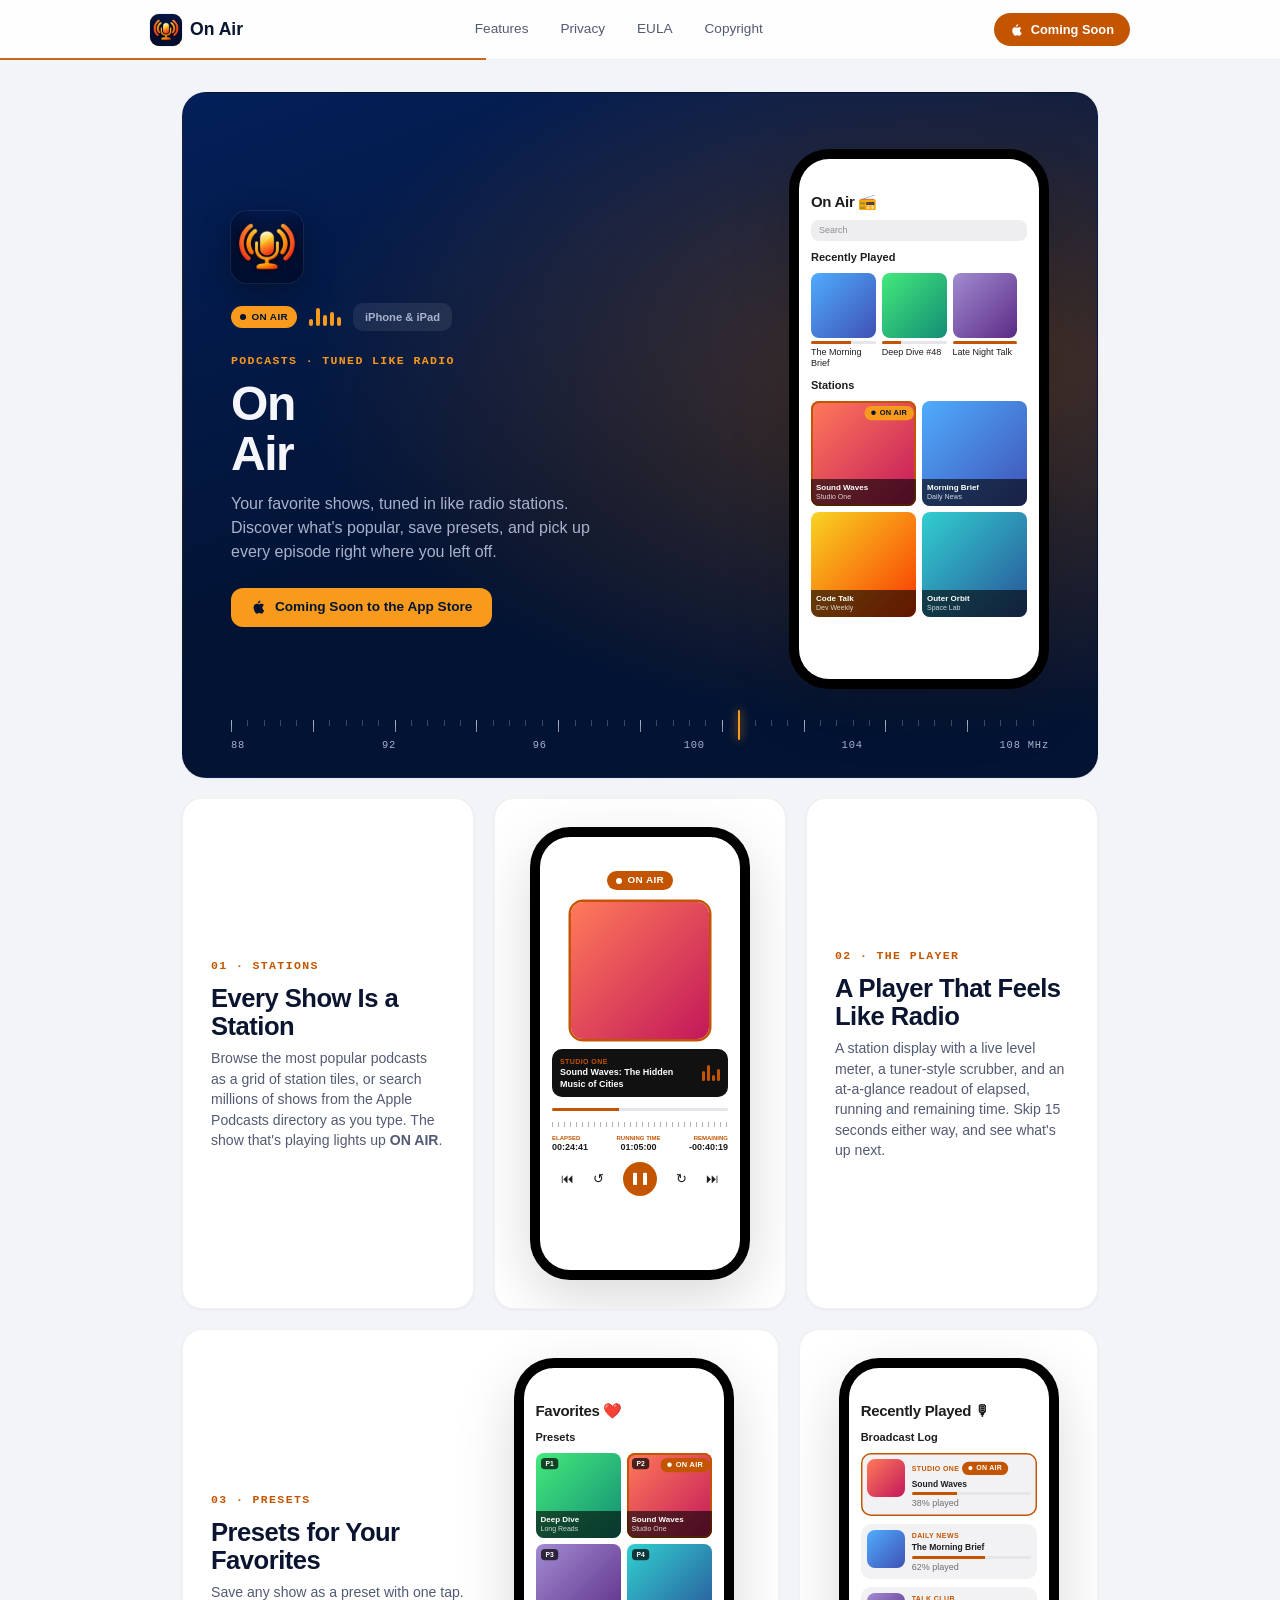
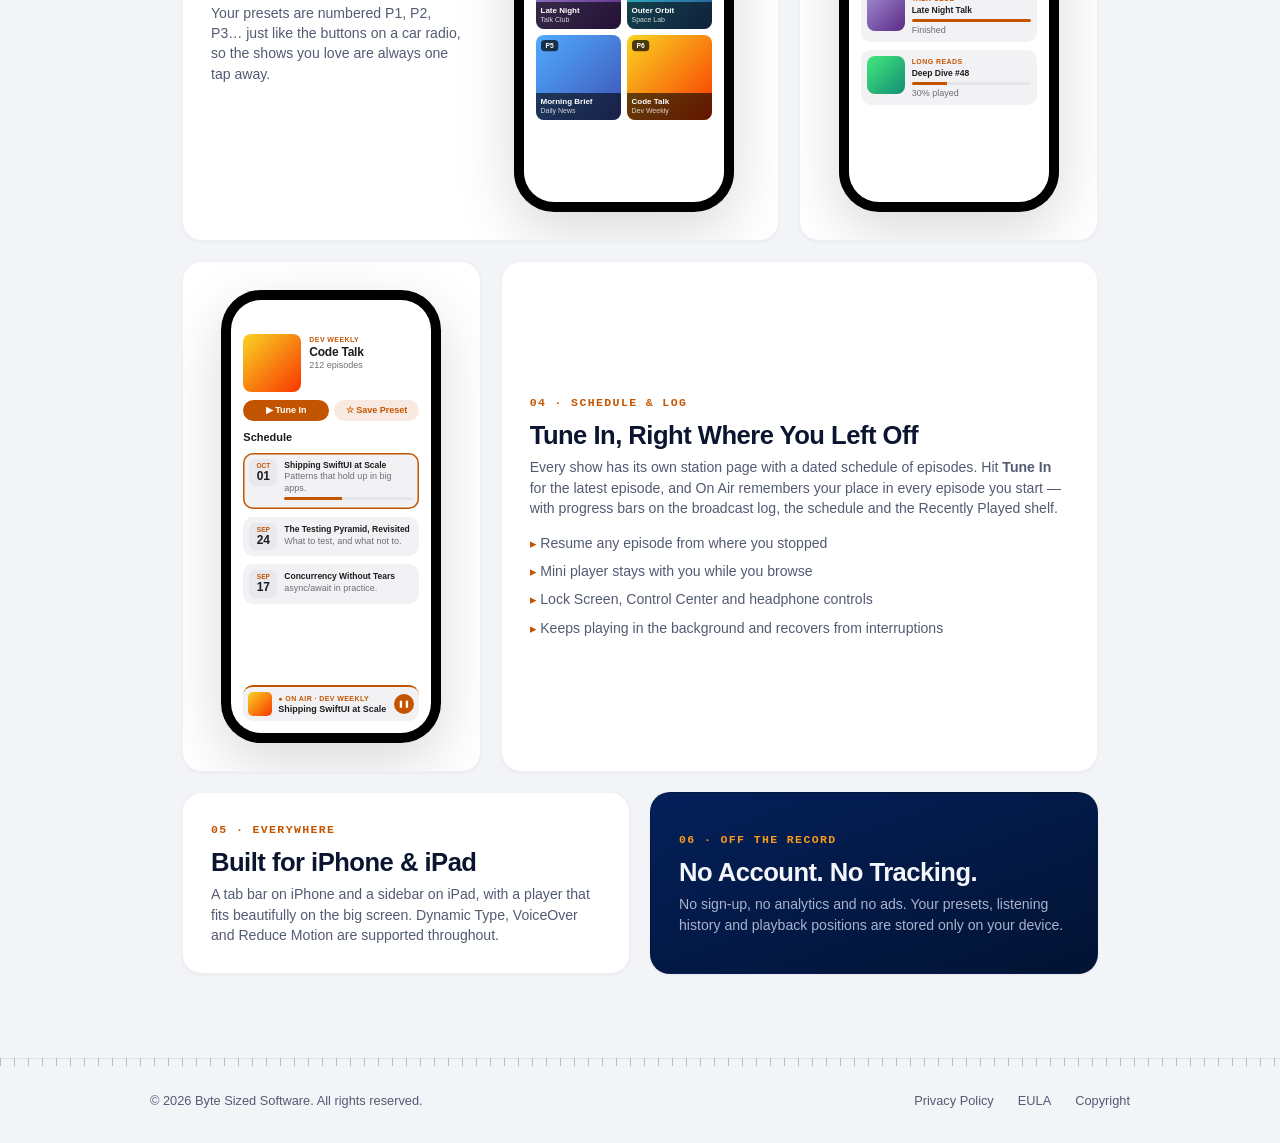
<file: Website/index.html>
<!DOCTYPE html>
<html lang="en">
<head>
    <meta charset="UTF-8">
    <meta name="viewport" content="width=device-width, initial-scale=1.0">
    <meta name="color-scheme" content="light dark">
    <meta name="description" content="On Air turns your favorite shows into radio stations. Discover, tune in, save presets and pick up right where you left off — on iPhone and iPad.">
    <title>On Air - Your Podcasts, Like Radio</title>
    <link rel="icon" type="image/png" href="images/app-icon.png">
    <link rel="apple-touch-icon" href="images/app-icon.png">
    <link rel="stylesheet" href="style.css">
</head>
<body>

<nav>
    <div class="nav-inner">
        <a href="index.html" class="logo">
            <div class="logo-icon"><img src="images/app-icon.png" alt=""></div>
            On Air
        </a>
        <div class="nav-center">
            <a href="#features">Features</a>
            <a href="privacy.html">Privacy</a>
            <a href="eula.html">EULA</a>
            <a href="copyright.html">Copyright</a>
        </div>
        <span class="nav-btn">
            <svg viewBox="0 0 24 24"><path d="M18.71 19.5C17.88 20.74 17 21.95 15.66 21.97C14.32 21.99 13.89 21.18 12.37 21.18C10.84 21.18 10.37 21.95 9.1 21.99C7.79 22.03 6.8 20.68 5.96 19.47C4.25 16.99 2.97 12.5 4.7 9.56C5.55 8.1 7.13 7.17 8.82 7.15C10.09 7.13 11.29 8.02 12.07 8.02C12.85 8.02 14.29 6.96 15.82 7.11C16.46 7.14 18.25 7.37 19.4 9.02C19.3 9.08 17.13 10.35 17.16 12.96C17.19 16.08 19.89 17.13 19.92 17.14C19.89 17.21 19.46 18.67 18.71 19.5ZM13.05 5.17C13.71 4.38 14.16 3.29 14.04 2.18C13.08 2.22 11.92 2.82 11.24 3.6C10.63 4.3 10.09 5.42 10.23 6.48C11.3 6.56 12.39 5.96 13.05 5.17Z"/></svg>
            Coming Soon
        </span>
    </div>
</nav>

<div class="page-wrap">

    <!-- Hero -->
    <div class="hero-card display">
        <div class="hero-text">
            <img class="hero-icon" src="images/app-icon.png" alt="On Air app icon">
            <div class="station-line">
                <span class="on-air pulse">ON AIR</span>
                <span class="meter-lg" aria-hidden="true"><i></i><i></i><i></i><i></i><i></i></span>
                <span class="badge">iPhone &amp; iPad</span>
            </div>
            <span class="eyebrow">Podcasts · Tuned like radio</span>
            <h1>On<br>Air</h1>
            <p>Your favorite shows, tuned in like radio stations. Discover what's popular, save presets, and pick up every episode right where you left off.</p>
            <span class="app-store-btn soon">
                <svg viewBox="0 0 24 24"><path d="M18.71 19.5C17.88 20.74 17 21.95 15.66 21.97C14.32 21.99 13.89 21.18 12.37 21.18C10.84 21.18 10.37 21.95 9.1 21.99C7.79 22.03 6.8 20.68 5.96 19.47C4.25 16.99 2.97 12.5 4.7 9.56C5.55 8.1 7.13 7.17 8.82 7.15C10.09 7.13 11.29 8.02 12.07 8.02C12.85 8.02 14.29 6.96 15.82 7.11C16.46 7.14 18.25 7.37 19.4 9.02C19.3 9.08 17.13 10.35 17.16 12.96C17.19 16.08 19.89 17.13 19.92 17.14C19.89 17.21 19.46 18.67 18.71 19.5ZM13.05 5.17C13.71 4.38 14.16 3.29 14.04 2.18C13.08 2.22 11.92 2.82 11.24 3.6C10.63 4.3 10.09 5.42 10.23 6.48C11.3 6.56 12.39 5.96 13.05 5.17Z"/></svg>
                Coming Soon to the App Store
            </span>
        </div>
        <div class="hero-phone">
            <div class="phone-frame hero-size">
                <div class="screen" role="img" aria-label="On Air home screen with Recently Played cards and a grid of station tiles">
                    <div class="s-title">On Air 📻</div>
                    <div class="s-search">Search</div>
                    <div class="s-head">Recently Played</div>
                    <div class="recent-row">
                        <div class="card"><div class="art a2"></div><div class="bar"><i style="width:62%"></i></div><span>The Morning Brief</span></div>
                        <div class="card"><div class="art a3"></div><div class="bar"><i style="width:30%"></i></div><span>Deep Dive #48</span></div>
                        <div class="card"><div class="art a5"></div><div class="bar"><i style="width:100%"></i></div><span>Late Night Talk</span></div>
                    </div>
                    <div class="s-head">Stations</div>
                    <div class="station-grid">
                        <div class="art tile a1 live"><span class="on-air">ON AIR</span><div class="band">Sound Waves<span>Studio One</span></div></div>
                        <div class="art tile a2"><div class="band">Morning Brief<span>Daily News</span></div></div>
                        <div class="art tile a4"><div class="band">Code Talk<span>Dev Weekly</span></div></div>
                        <div class="art tile a6"><div class="band">Outer Orbit<span>Space Lab</span></div></div>
                    </div>
                </div>
            </div>
        </div>
        <div class="dial" aria-hidden="true">
            <div class="ticks-lg"></div>
            <span class="needle"></span>
            <div class="freq"><span>88</span><span>92</span><span>96</span><span>100</span><span>104</span><span>108 MHz</span></div>
        </div>
    </div>

    <!-- Row 1: Stations text, Player mockup, Player text -->
    <div class="bento-grid" id="features">
        <div class="bento-card" style="justify-content:center;">
            <span class="eyebrow">01 · Stations</span>
            <h3>Every Show Is a Station</h3>
            <p>Browse the most popular podcasts as a grid of station tiles, or search millions of shows from the Apple Podcasts directory as you type. The show that's playing lights up <strong>ON AIR</strong>.</p>
        </div>
        <div class="bento-card" style="align-items:center; justify-content:center;">
            <div class="phone-frame small-size">
                <div class="screen player" role="img" aria-label="Full-screen player with an ON AIR badge, station display, level meter, tuner scale and time readout">
                    <div style="text-align:center"><span class="on-air">ON AIR</span></div>
                    <div class="art a1 big"></div>
                    <div class="lcd">
                        <div class="meta"><span class="s-caps">Studio One</span><b>Sound Waves: The Hidden Music of Cities</b></div>
                        <div class="meter"><i style="height:60%"></i><i style="height:100%"></i><i style="height:40%"></i><i style="height:75%"></i></div>
                    </div>
                    <div class="bar"><i style="width:38%"></i></div>
                    <div class="ticks"></div>
                    <div class="readout">
                        <div><small>ELAPSED</small>00:24:41</div>
                        <div><small>RUNNING TIME</small>01:05:00</div>
                        <div><small>REMAINING</small>-00:40:19</div>
                    </div>
                    <div class="controls"><span>⏮</span><span>↺</span><span class="play">❚❚</span><span>↻</span><span>⏭</span></div>
                </div>
            </div>
        </div>
        <div class="bento-card" style="justify-content:center;">
            <span class="eyebrow">02 · The Player</span>
            <h3>A Player That Feels Like Radio</h3>
            <p>A station display with a live level meter, a tuner-style scrubber, and an at-a-glance readout of elapsed, running and remaining time. Skip 15 seconds either way, and see what's up next.</p>
        </div>
    </div>

    <!-- Row 2: Presets text + mockup, Broadcast log mockup -->
    <div class="bento-grid" style="grid-template-columns: 2fr 1fr;">
        <div class="bento-card row-card">
            <div class="card-text">
                <span class="eyebrow">03 · Presets</span>
            <h3>Presets for Your Favorites</h3>
                <p>Save any show as a preset with one tap. Your presets are numbered P1, P2, P3… just like the buttons on a car radio, so the shows you love are always one tap away.</p>
            </div>
            <div class="card-visual">
                <div class="phone-frame small-size">
                    <div class="screen" role="img" aria-label="Favorites shown as numbered preset tiles">
                        <div class="s-title">Favorites ❤️</div>
                        <div class="s-head">Presets</div>
                        <div class="station-grid">
                            <div class="art tile a3"><span class="preset">P1</span><div class="band">Deep Dive<span>Long Reads</span></div></div>
                            <div class="art tile a1 live"><span class="preset">P2</span><span class="on-air">ON AIR</span><div class="band">Sound Waves<span>Studio One</span></div></div>
                            <div class="art tile a5"><span class="preset">P3</span><div class="band">Late Night<span>Talk Club</span></div></div>
                            <div class="art tile a6"><span class="preset">P4</span><div class="band">Outer Orbit<span>Space Lab</span></div></div>
                            <div class="art tile a2"><span class="preset">P5</span><div class="band">Morning Brief<span>Daily News</span></div></div>
                            <div class="art tile a4"><span class="preset">P6</span><div class="band">Code Talk<span>Dev Weekly</span></div></div>
                        </div>
                    </div>
                </div>
            </div>
        </div>
        <div class="bento-card" style="align-items:center; justify-content:center;">
            <div class="phone-frame small-size">
                <div class="screen" role="img" aria-label="Recently Played broadcast log with progress bars">
                    <div class="s-title">Recently Played 🎙</div>
                    <div class="s-head">Broadcast Log</div>
                    <div class="log-row live"><div class="art a1"></div><div class="meta"><span class="s-caps">Studio One</span> <span class="on-air" style="transform:scale(.7);transform-origin:left">ON AIR</span><b>Sound Waves</b><div class="bar"><i style="width:38%"></i></div><span class="s-muted">38% played</span></div></div>
                    <div class="log-row"><div class="art a2"></div><div class="meta"><span class="s-caps">Daily News</span><b>The Morning Brief</b><div class="bar"><i style="width:62%"></i></div><span class="s-muted">62% played</span></div></div>
                    <div class="log-row"><div class="art a5"></div><div class="meta"><span class="s-caps">Talk Club</span><b>Late Night Talk</b><div class="bar"><i style="width:100%"></i></div><span class="s-muted">Finished</span></div></div>
                    <div class="log-row"><div class="art a3"></div><div class="meta"><span class="s-caps">Long Reads</span><b>Deep Dive #48</b><div class="bar"><i style="width:30%"></i></div><span class="s-muted">30% played</span></div></div>
                </div>
            </div>
        </div>
    </div>

    <!-- Row 3: Schedule mockup + text -->
    <div class="bento-grid" style="grid-template-columns: 1fr 2fr;">
        <div class="bento-card" style="align-items:center; justify-content:center;">
            <div class="phone-frame small-size">
                <div class="screen" role="img" aria-label="A podcast's station page with Tune In and Save Preset buttons and a dated episode schedule">
                    <div class="station-header">
                        <div class="art a4"></div>
                        <div><span class="s-caps">Dev Weekly</span><div class="s-title" style="font-size:12px">Code Talk</div><span class="s-muted">212 episodes</span></div>
                    </div>
                    <div class="pill-row"><span class="pill solid">▶ Tune In</span><span class="pill">☆ Save Preset</span></div>
                    <div class="s-head">Schedule</div>
                    <div class="sched-row live"><div class="date-slot"><div class="m">OCT</div><div class="d">01</div></div><div class="meta"><b>Shipping SwiftUI at Scale</b><span class="s-muted">Patterns that hold up in big apps.</span><div class="bar"><i style="width:45%"></i></div></div></div>
                    <div class="sched-row"><div class="date-slot"><div class="m">SEP</div><div class="d">24</div></div><div class="meta"><b>The Testing Pyramid, Revisited</b><span class="s-muted">What to test, and what not to.</span></div></div>
                    <div class="sched-row"><div class="date-slot"><div class="m">SEP</div><div class="d">17</div></div><div class="meta"><b>Concurrency Without Tears</b><span class="s-muted">async/await in practice.</span></div></div>
                    <div class="mini"><div class="art a4"></div><div class="meta"><span class="s-caps">● On Air · Dev Weekly</span><b style="display:block">Shipping SwiftUI at Scale</b></div><span class="play">❚❚</span></div>
                </div>
            </div>
        </div>
        <div class="bento-card" style="justify-content:center;">
            <span class="eyebrow">04 · Schedule &amp; Log</span>
            <h3>Tune In, Right Where You Left Off</h3>
            <p>Every show has its own station page with a dated schedule of episodes. Hit <strong>Tune In</strong> for the latest episode, and On Air remembers your place in every episode you start — with progress bars on the broadcast log, the schedule and the Recently Played shelf.</p>
            <ul class="feature-list">
                <li>Resume any episode from where you stopped</li>
                <li>Mini player stays with you while you browse</li>
                <li>Lock Screen, Control Center and headphone controls</li>
                <li>Keeps playing in the background and recovers from interruptions</li>
            </ul>
        </div>
    </div>

    <!-- Row 4: 2 equal cards -->
    <div class="bento-grid" style="grid-template-columns: 1fr 1fr;">
        <div class="bento-card" style="justify-content:center;">
            <span class="eyebrow">05 · Everywhere</span>
            <h3>Built for iPhone &amp; iPad</h3>
            <p>A tab bar on iPhone and a sidebar on iPad, with a player that fits beautifully on the big screen. Dynamic Type, VoiceOver and Reduce Motion are supported throughout.</p>
        </div>
        <div class="bento-card display" style="justify-content:center;">
            <span class="eyebrow">06 · Off the Record</span>
            <h3>No Account. No Tracking.</h3>
            <p>No sign-up, no analytics and no ads. Your presets, listening history and playback positions are stored only on your device.</p>
        </div>
    </div>

</div>

<footer>
    <div class="footer-inner">
        <span class="footer-copy">&copy; 2026 Byte Sized Software. All rights reserved.</span>
        <div class="footer-links">
            <a href="privacy.html">Privacy Policy</a>
            <a href="eula.html">EULA</a>
            <a href="copyright.html">Copyright</a>
        </div>
    </div>
</footer>

</body>
</html>
</file>
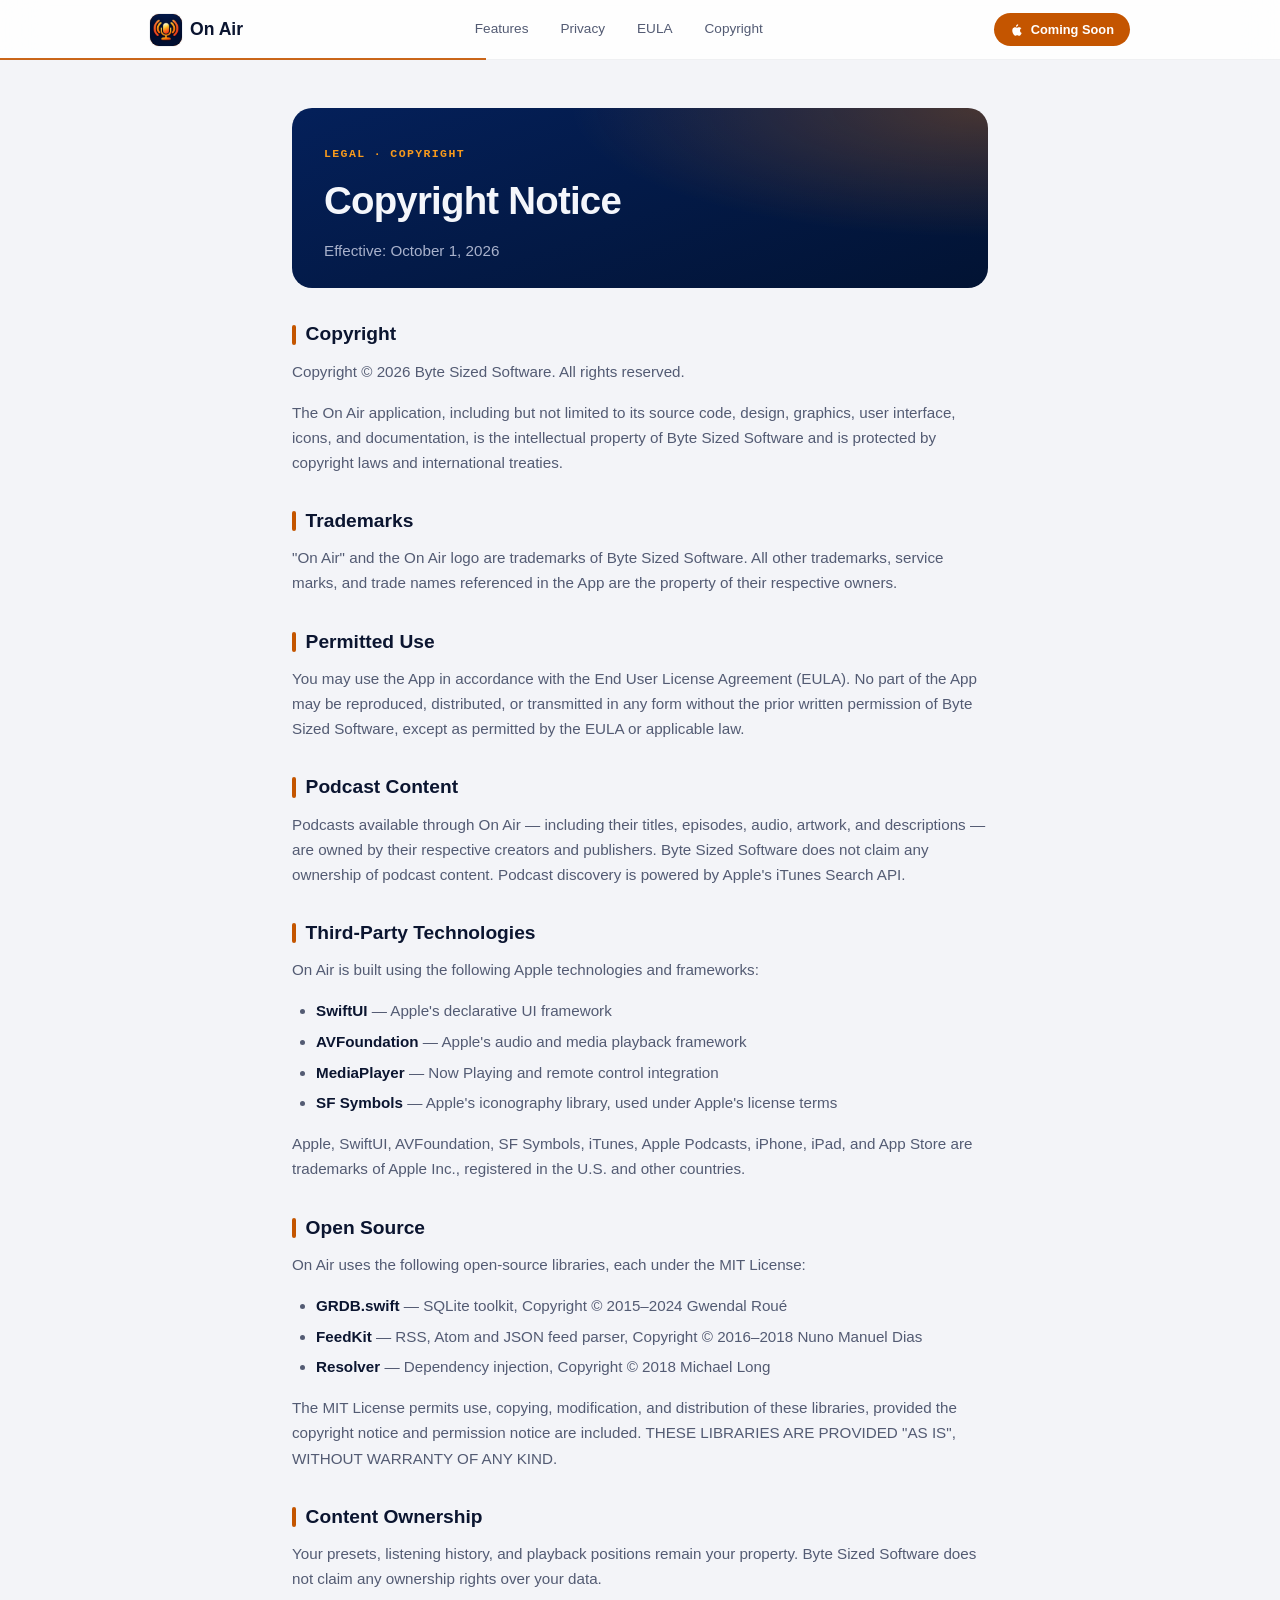
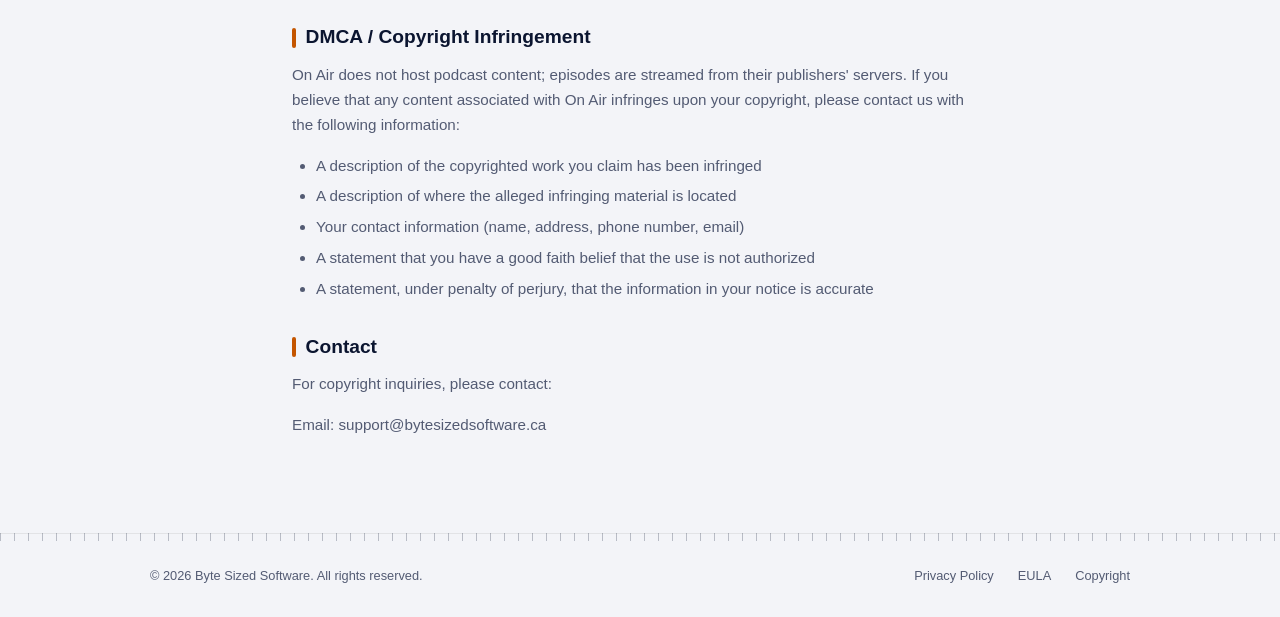
<file: Website/copyright.html>
<!DOCTYPE html>
<html lang="en">
<head>
    <meta charset="UTF-8">
    <meta name="viewport" content="width=device-width, initial-scale=1.0">
    <meta name="color-scheme" content="light dark">
    <meta name="description" content="Copyright, trademarks and third-party notices for On Air.">
    <title>Copyright Notice - On Air</title>
    <link rel="icon" type="image/png" href="images/app-icon.png">
    <link rel="apple-touch-icon" href="images/app-icon.png">
    <link rel="stylesheet" href="style.css">
</head>
<body>

<nav>
    <div class="nav-inner">
        <a href="index.html" class="logo">
            <div class="logo-icon"><img src="images/app-icon.png" alt=""></div>
            On Air
        </a>
        <div class="nav-center">
            <a href="index.html#features">Features</a>
            <a href="privacy.html">Privacy</a>
            <a href="eula.html">EULA</a>
            <a href="copyright.html">Copyright</a>
        </div>
        <span class="nav-btn">
            <svg viewBox="0 0 24 24"><path d="M18.71 19.5C17.88 20.74 17 21.95 15.66 21.97C14.32 21.99 13.89 21.18 12.37 21.18C10.84 21.18 10.37 21.95 9.1 21.99C7.79 22.03 6.8 20.68 5.96 19.47C4.25 16.99 2.97 12.5 4.7 9.56C5.55 8.1 7.13 7.17 8.82 7.15C10.09 7.13 11.29 8.02 12.07 8.02C12.85 8.02 14.29 6.96 15.82 7.11C16.46 7.14 18.25 7.37 19.4 9.02C19.3 9.08 17.13 10.35 17.16 12.96C17.19 16.08 19.89 17.13 19.92 17.14C19.89 17.21 19.46 18.67 18.71 19.5ZM13.05 5.17C13.71 4.38 14.16 3.29 14.04 2.18C13.08 2.22 11.92 2.82 11.24 3.6C10.63 4.3 10.09 5.42 10.23 6.48C11.3 6.56 12.39 5.96 13.05 5.17Z"/></svg>
            Coming Soon
        </span>
    </div>
</nav>

<div class="content">
<header class="content-head">
    <span class="eyebrow">Legal · Copyright</span>
    <h1>Copyright Notice</h1>
    <p class="last-updated">Effective: October 1, 2026</p>
</header>

    <h2>Copyright</h2>
    <p>Copyright &copy; 2026 Byte Sized Software. All rights reserved.</p>

    <p>The On Air application, including but not limited to its source code, design, graphics, user interface, icons, and documentation, is the intellectual property of Byte Sized Software and is protected by copyright laws and international treaties.</p>

    <h2>Trademarks</h2>
    <p>"On Air" and the On Air logo are trademarks of Byte Sized Software. All other trademarks, service marks, and trade names referenced in the App are the property of their respective owners.</p>

    <h2>Permitted Use</h2>
    <p>You may use the App in accordance with the End User License Agreement (EULA). No part of the App may be reproduced, distributed, or transmitted in any form without the prior written permission of Byte Sized Software, except as permitted by the EULA or applicable law.</p>

    <h2>Podcast Content</h2>
    <p>Podcasts available through On Air — including their titles, episodes, audio, artwork, and descriptions — are owned by their respective creators and publishers. Byte Sized Software does not claim any ownership of podcast content. Podcast discovery is powered by Apple's iTunes Search API.</p>

    <h2>Third-Party Technologies</h2>
    <p>On Air is built using the following Apple technologies and frameworks:</p>
    <ul>
        <li><strong>SwiftUI</strong> — Apple's declarative UI framework</li>
        <li><strong>AVFoundation</strong> — Apple's audio and media playback framework</li>
        <li><strong>MediaPlayer</strong> — Now Playing and remote control integration</li>
        <li><strong>SF Symbols</strong> — Apple's iconography library, used under Apple's license terms</li>
    </ul>
    <p>Apple, SwiftUI, AVFoundation, SF Symbols, iTunes, Apple Podcasts, iPhone, iPad, and App Store are trademarks of Apple Inc., registered in the U.S. and other countries.</p>

    <h2>Open Source</h2>
    <p>On Air uses the following open-source libraries, each under the MIT License:</p>
    <ul>
        <li><strong>GRDB.swift</strong> — SQLite toolkit, Copyright &copy; 2015&ndash;2024 Gwendal Roué</li>
        <li><strong>FeedKit</strong> — RSS, Atom and JSON feed parser, Copyright &copy; 2016&ndash;2018 Nuno Manuel Dias</li>
        <li><strong>Resolver</strong> — Dependency injection, Copyright &copy; 2018 Michael Long</li>
    </ul>
    <p>The MIT License permits use, copying, modification, and distribution of these libraries, provided the copyright notice and permission notice are included. THESE LIBRARIES ARE PROVIDED "AS IS", WITHOUT WARRANTY OF ANY KIND.</p>

    <h2>Content Ownership</h2>
    <p>Your presets, listening history, and playback positions remain your property. Byte Sized Software does not claim any ownership rights over your data.</p>

    <h2>DMCA / Copyright Infringement</h2>
    <p>On Air does not host podcast content; episodes are streamed from their publishers' servers. If you believe that any content associated with On Air infringes upon your copyright, please contact us with the following information:</p>
    <ul>
        <li>A description of the copyrighted work you claim has been infringed</li>
        <li>A description of where the alleged infringing material is located</li>
        <li>Your contact information (name, address, phone number, email)</li>
        <li>A statement that you have a good faith belief that the use is not authorized</li>
        <li>A statement, under penalty of perjury, that the information in your notice is accurate</li>
    </ul>

    <h2>Contact</h2>
    <p>For copyright inquiries, please contact:</p>
    <p>Email: support@bytesizedsoftware.ca</p>
</div>

<footer>
    <div class="footer-inner">
        <span class="footer-copy">&copy; 2026 Byte Sized Software. All rights reserved.</span>
        <div class="footer-links">
            <a href="privacy.html">Privacy Policy</a>
            <a href="eula.html">EULA</a>
            <a href="copyright.html">Copyright</a>
        </div>
    </div>
</footer>

</body>
</html>
</file>
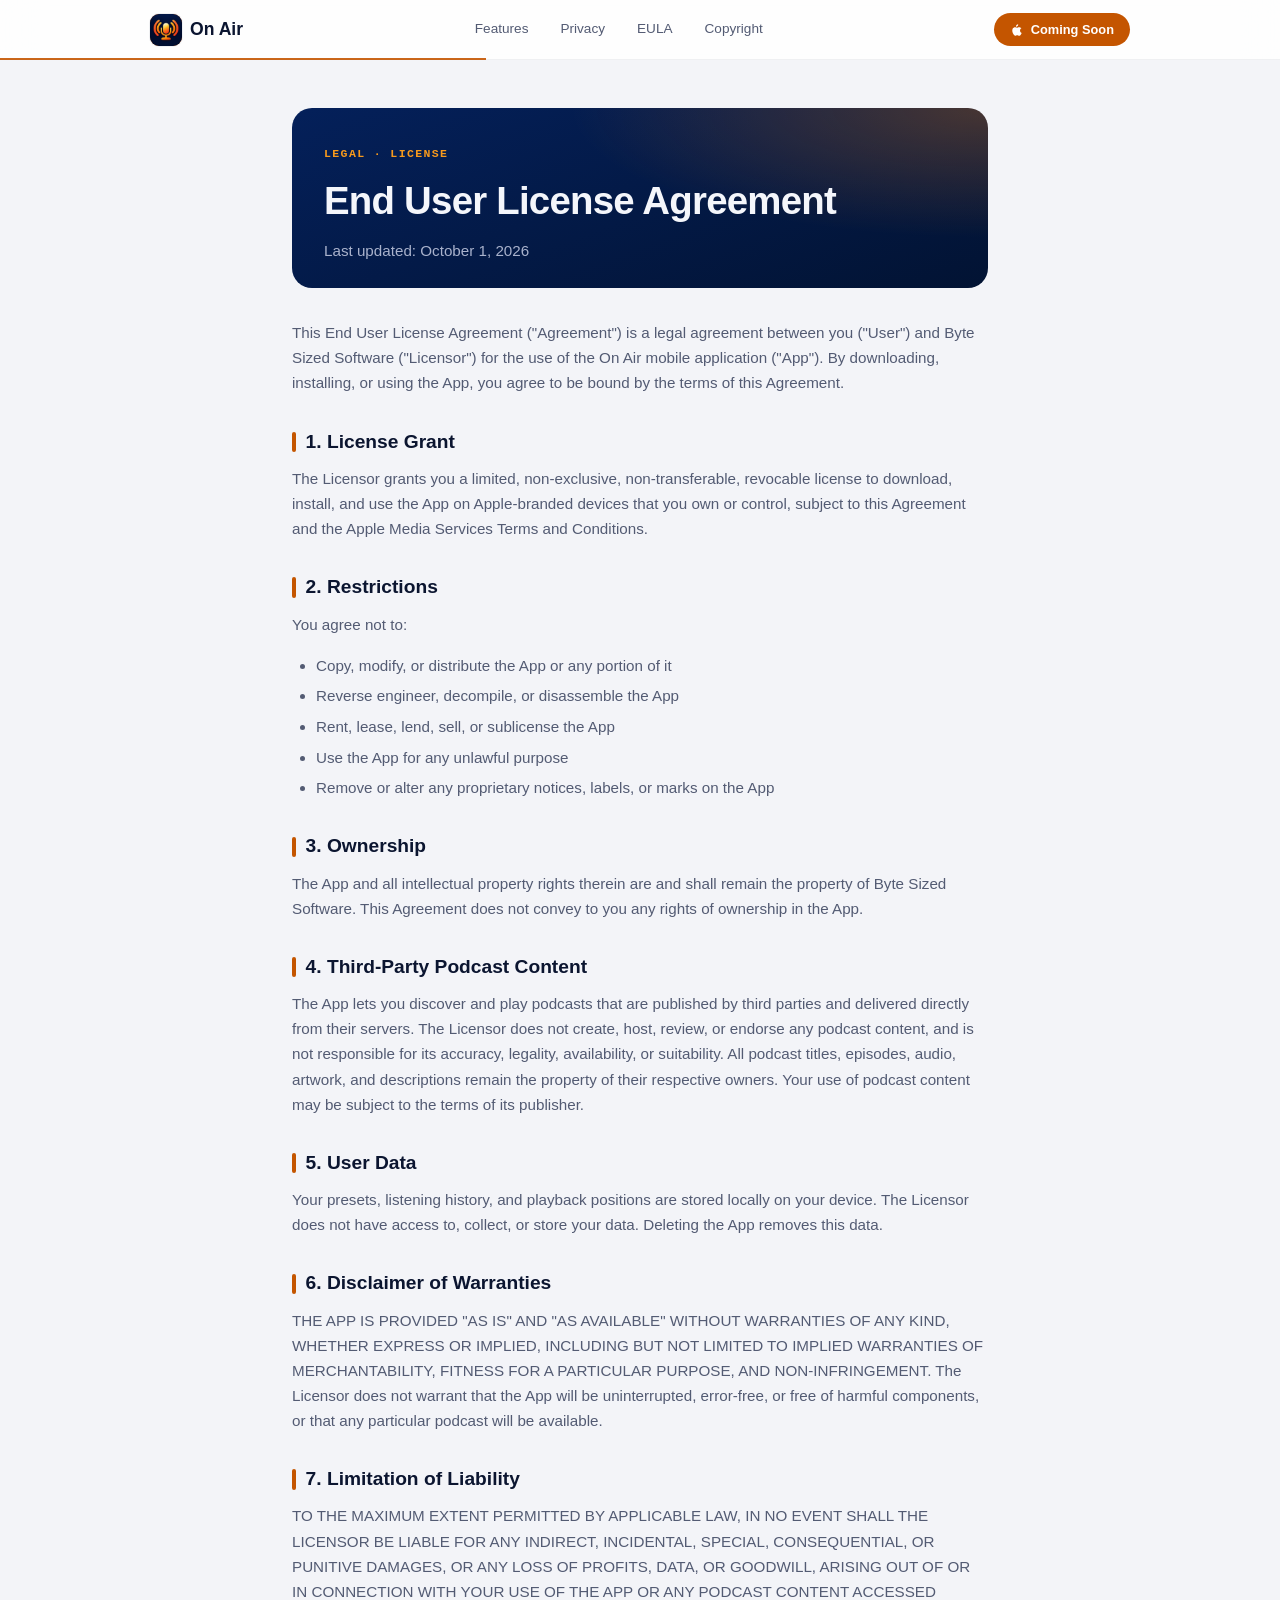
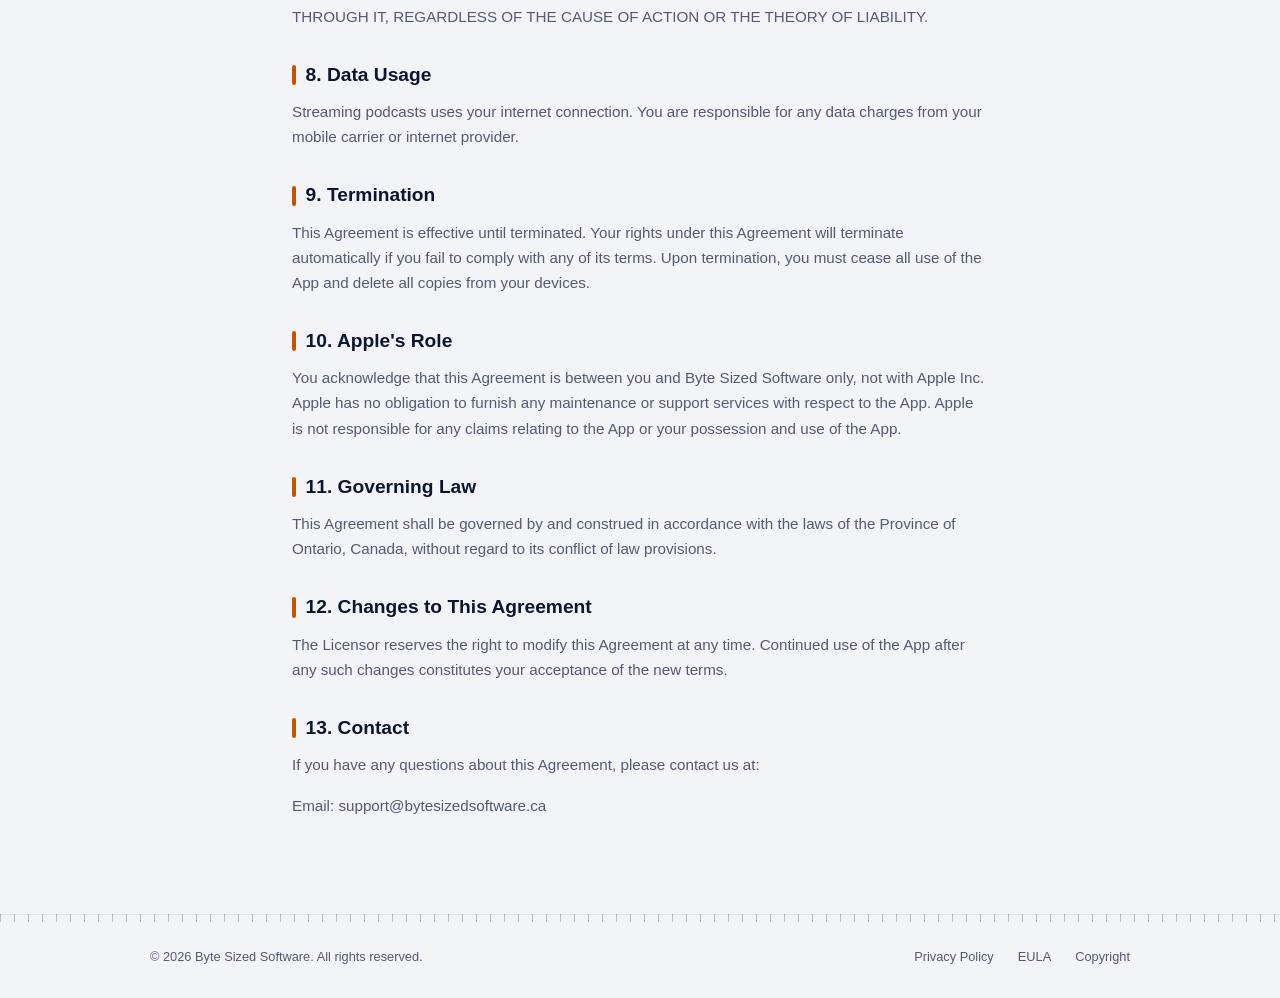
<file: Website/eula.html>
<!DOCTYPE html>
<html lang="en">
<head>
    <meta charset="UTF-8">
    <meta name="viewport" content="width=device-width, initial-scale=1.0">
    <meta name="color-scheme" content="light dark">
    <meta name="description" content="The End User License Agreement for On Air.">
    <title>End User License Agreement - On Air</title>
    <link rel="icon" type="image/png" href="images/app-icon.png">
    <link rel="apple-touch-icon" href="images/app-icon.png">
    <link rel="stylesheet" href="style.css">
</head>
<body>

<nav>
    <div class="nav-inner">
        <a href="index.html" class="logo">
            <div class="logo-icon"><img src="images/app-icon.png" alt=""></div>
            On Air
        </a>
        <div class="nav-center">
            <a href="index.html#features">Features</a>
            <a href="privacy.html">Privacy</a>
            <a href="eula.html">EULA</a>
            <a href="copyright.html">Copyright</a>
        </div>
        <span class="nav-btn">
            <svg viewBox="0 0 24 24"><path d="M18.71 19.5C17.88 20.74 17 21.95 15.66 21.97C14.32 21.99 13.89 21.18 12.37 21.18C10.84 21.18 10.37 21.95 9.1 21.99C7.79 22.03 6.8 20.68 5.96 19.47C4.25 16.99 2.97 12.5 4.7 9.56C5.55 8.1 7.13 7.17 8.82 7.15C10.09 7.13 11.29 8.02 12.07 8.02C12.85 8.02 14.29 6.96 15.82 7.11C16.46 7.14 18.25 7.37 19.4 9.02C19.3 9.08 17.13 10.35 17.16 12.96C17.19 16.08 19.89 17.13 19.92 17.14C19.89 17.21 19.46 18.67 18.71 19.5ZM13.05 5.17C13.71 4.38 14.16 3.29 14.04 2.18C13.08 2.22 11.92 2.82 11.24 3.6C10.63 4.3 10.09 5.42 10.23 6.48C11.3 6.56 12.39 5.96 13.05 5.17Z"/></svg>
            Coming Soon
        </span>
    </div>
</nav>

<div class="content">
<header class="content-head">
    <span class="eyebrow">Legal · License</span>
    <h1>End User License Agreement</h1>
    <p class="last-updated">Last updated: October 1, 2026</p>
</header>

    <p>This End User License Agreement ("Agreement") is a legal agreement between you ("User") and Byte Sized Software ("Licensor") for the use of the On Air mobile application ("App"). By downloading, installing, or using the App, you agree to be bound by the terms of this Agreement.</p>

    <h2>1. License Grant</h2>
    <p>The Licensor grants you a limited, non-exclusive, non-transferable, revocable license to download, install, and use the App on Apple-branded devices that you own or control, subject to this Agreement and the Apple Media Services Terms and Conditions.</p>

    <h2>2. Restrictions</h2>
    <p>You agree not to:</p>
    <ul>
        <li>Copy, modify, or distribute the App or any portion of it</li>
        <li>Reverse engineer, decompile, or disassemble the App</li>
        <li>Rent, lease, lend, sell, or sublicense the App</li>
        <li>Use the App for any unlawful purpose</li>
        <li>Remove or alter any proprietary notices, labels, or marks on the App</li>
    </ul>

    <h2>3. Ownership</h2>
    <p>The App and all intellectual property rights therein are and shall remain the property of Byte Sized Software. This Agreement does not convey to you any rights of ownership in the App.</p>

    <h2>4. Third-Party Podcast Content</h2>
    <p>The App lets you discover and play podcasts that are published by third parties and delivered directly from their servers. The Licensor does not create, host, review, or endorse any podcast content, and is not responsible for its accuracy, legality, availability, or suitability. All podcast titles, episodes, audio, artwork, and descriptions remain the property of their respective owners. Your use of podcast content may be subject to the terms of its publisher.</p>

    <h2>5. User Data</h2>
    <p>Your presets, listening history, and playback positions are stored locally on your device. The Licensor does not have access to, collect, or store your data. Deleting the App removes this data.</p>

    <h2>6. Disclaimer of Warranties</h2>
    <p>THE APP IS PROVIDED "AS IS" AND "AS AVAILABLE" WITHOUT WARRANTIES OF ANY KIND, WHETHER EXPRESS OR IMPLIED, INCLUDING BUT NOT LIMITED TO IMPLIED WARRANTIES OF MERCHANTABILITY, FITNESS FOR A PARTICULAR PURPOSE, AND NON-INFRINGEMENT. The Licensor does not warrant that the App will be uninterrupted, error-free, or free of harmful components, or that any particular podcast will be available.</p>

    <h2>7. Limitation of Liability</h2>
    <p>TO THE MAXIMUM EXTENT PERMITTED BY APPLICABLE LAW, IN NO EVENT SHALL THE LICENSOR BE LIABLE FOR ANY INDIRECT, INCIDENTAL, SPECIAL, CONSEQUENTIAL, OR PUNITIVE DAMAGES, OR ANY LOSS OF PROFITS, DATA, OR GOODWILL, ARISING OUT OF OR IN CONNECTION WITH YOUR USE OF THE APP OR ANY PODCAST CONTENT ACCESSED THROUGH IT, REGARDLESS OF THE CAUSE OF ACTION OR THE THEORY OF LIABILITY.</p>

    <h2>8. Data Usage</h2>
    <p>Streaming podcasts uses your internet connection. You are responsible for any data charges from your mobile carrier or internet provider.</p>

    <h2>9. Termination</h2>
    <p>This Agreement is effective until terminated. Your rights under this Agreement will terminate automatically if you fail to comply with any of its terms. Upon termination, you must cease all use of the App and delete all copies from your devices.</p>

    <h2>10. Apple's Role</h2>
    <p>You acknowledge that this Agreement is between you and Byte Sized Software only, not with Apple Inc. Apple has no obligation to furnish any maintenance or support services with respect to the App. Apple is not responsible for any claims relating to the App or your possession and use of the App.</p>

    <h2>11. Governing Law</h2>
    <p>This Agreement shall be governed by and construed in accordance with the laws of the Province of Ontario, Canada, without regard to its conflict of law provisions.</p>

    <h2>12. Changes to This Agreement</h2>
    <p>The Licensor reserves the right to modify this Agreement at any time. Continued use of the App after any such changes constitutes your acceptance of the new terms.</p>

    <h2>13. Contact</h2>
    <p>If you have any questions about this Agreement, please contact us at:</p>
    <p>Email: support@bytesizedsoftware.ca</p>
</div>

<footer>
    <div class="footer-inner">
        <span class="footer-copy">&copy; 2026 Byte Sized Software. All rights reserved.</span>
        <div class="footer-links">
            <a href="privacy.html">Privacy Policy</a>
            <a href="eula.html">EULA</a>
            <a href="copyright.html">Copyright</a>
        </div>
    </div>
</footer>

</body>
</html>
</file>
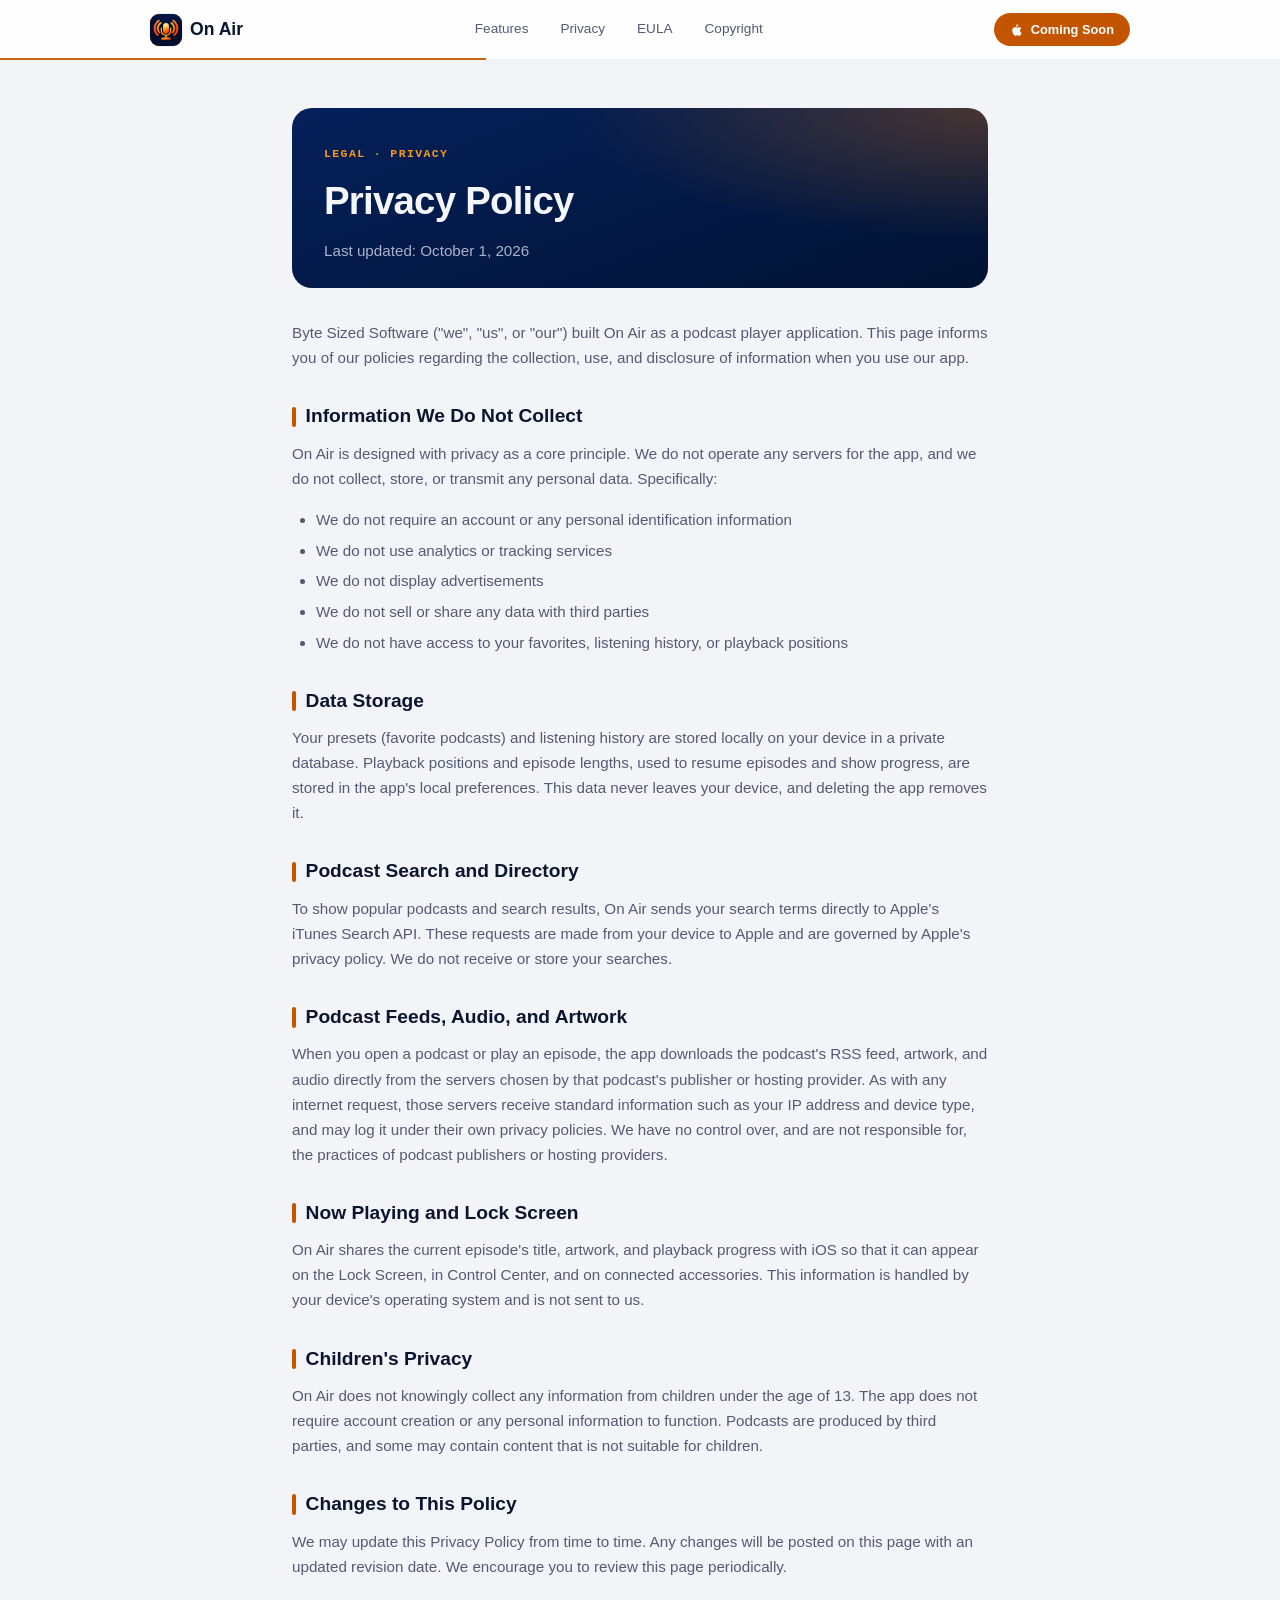
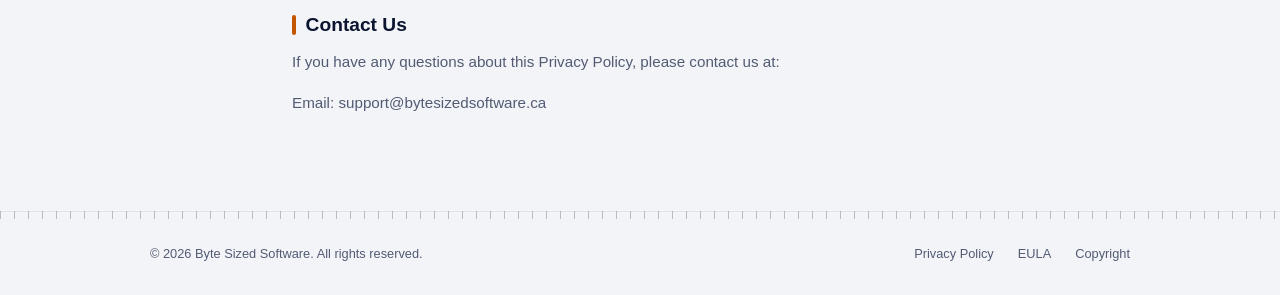
<file: Website/privacy.html>
<!DOCTYPE html>
<html lang="en">
<head>
    <meta charset="UTF-8">
    <meta name="viewport" content="width=device-width, initial-scale=1.0">
    <meta name="color-scheme" content="light dark">
    <meta name="description" content="How On Air handles your information.">
    <title>Privacy Policy - On Air</title>
    <link rel="icon" type="image/png" href="images/app-icon.png">
    <link rel="apple-touch-icon" href="images/app-icon.png">
    <link rel="stylesheet" href="style.css">
</head>
<body>

<nav>
    <div class="nav-inner">
        <a href="index.html" class="logo">
            <div class="logo-icon"><img src="images/app-icon.png" alt=""></div>
            On Air
        </a>
        <div class="nav-center">
            <a href="index.html#features">Features</a>
            <a href="privacy.html">Privacy</a>
            <a href="eula.html">EULA</a>
            <a href="copyright.html">Copyright</a>
        </div>
        <span class="nav-btn">
            <svg viewBox="0 0 24 24"><path d="M18.71 19.5C17.88 20.74 17 21.95 15.66 21.97C14.32 21.99 13.89 21.18 12.37 21.18C10.84 21.18 10.37 21.95 9.1 21.99C7.79 22.03 6.8 20.68 5.96 19.47C4.25 16.99 2.97 12.5 4.7 9.56C5.55 8.1 7.13 7.17 8.82 7.15C10.09 7.13 11.29 8.02 12.07 8.02C12.85 8.02 14.29 6.96 15.82 7.11C16.46 7.14 18.25 7.37 19.4 9.02C19.3 9.08 17.13 10.35 17.16 12.96C17.19 16.08 19.89 17.13 19.92 17.14C19.89 17.21 19.46 18.67 18.71 19.5ZM13.05 5.17C13.71 4.38 14.16 3.29 14.04 2.18C13.08 2.22 11.92 2.82 11.24 3.6C10.63 4.3 10.09 5.42 10.23 6.48C11.3 6.56 12.39 5.96 13.05 5.17Z"/></svg>
            Coming Soon
        </span>
    </div>
</nav>

<div class="content">
<header class="content-head">
    <span class="eyebrow">Legal · Privacy</span>
    <h1>Privacy Policy</h1>
    <p class="last-updated">Last updated: October 1, 2026</p>
</header>

    <p>Byte Sized Software ("we", "us", or "our") built On Air as a podcast player application. This page informs you of our policies regarding the collection, use, and disclosure of information when you use our app.</p>

    <h2>Information We Do Not Collect</h2>
    <p>On Air is designed with privacy as a core principle. We do not operate any servers for the app, and we do not collect, store, or transmit any personal data. Specifically:</p>
    <ul>
        <li>We do not require an account or any personal identification information</li>
        <li>We do not use analytics or tracking services</li>
        <li>We do not display advertisements</li>
        <li>We do not sell or share any data with third parties</li>
        <li>We do not have access to your favorites, listening history, or playback positions</li>
    </ul>

    <h2>Data Storage</h2>
    <p>Your presets (favorite podcasts) and listening history are stored locally on your device in a private database. Playback positions and episode lengths, used to resume episodes and show progress, are stored in the app's local preferences. This data never leaves your device, and deleting the app removes it.</p>

    <h2>Podcast Search and Directory</h2>
    <p>To show popular podcasts and search results, On Air sends your search terms directly to Apple's iTunes Search API. These requests are made from your device to Apple and are governed by Apple's privacy policy. We do not receive or store your searches.</p>

    <h2>Podcast Feeds, Audio, and Artwork</h2>
    <p>When you open a podcast or play an episode, the app downloads the podcast's RSS feed, artwork, and audio directly from the servers chosen by that podcast's publisher or hosting provider. As with any internet request, those servers receive standard information such as your IP address and device type, and may log it under their own privacy policies. We have no control over, and are not responsible for, the practices of podcast publishers or hosting providers.</p>

    <h2>Now Playing and Lock Screen</h2>
    <p>On Air shares the current episode's title, artwork, and playback progress with iOS so that it can appear on the Lock Screen, in Control Center, and on connected accessories. This information is handled by your device's operating system and is not sent to us.</p>

    <h2>Children's Privacy</h2>
    <p>On Air does not knowingly collect any information from children under the age of 13. The app does not require account creation or any personal information to function. Podcasts are produced by third parties, and some may contain content that is not suitable for children.</p>

    <h2>Changes to This Policy</h2>
    <p>We may update this Privacy Policy from time to time. Any changes will be posted on this page with an updated revision date. We encourage you to review this page periodically.</p>

    <h2>Contact Us</h2>
    <p>If you have any questions about this Privacy Policy, please contact us at:</p>
    <p>Email: support@bytesizedsoftware.ca</p>
</div>

<footer>
    <div class="footer-inner">
        <span class="footer-copy">&copy; 2026 Byte Sized Software. All rights reserved.</span>
        <div class="footer-links">
            <a href="privacy.html">Privacy Policy</a>
            <a href="eula.html">EULA</a>
            <a href="copyright.html">Copyright</a>
        </div>
    </div>
</footer>

</body>
</html>
</file>
<file: Website/style.css>
/* Themed after the On Air app: the icon's navy as the base, its orange as the accent. */
:root {
    --primary: #c45500;
    --primary-hover: #d9640a;
    --on-primary: #ffffff;
    --bg: #f3f4f8;
    --text: #0b1530;
    --text-secondary: #535b73;
    --card-bg: #ffffff;
    --card-bg-alt: #eceef5;
    --border: rgba(11,21,48,0.06);
    --nav-bg: rgba(255,255,255,0.85);
    --btn-bg: var(--primary);
    --btn-text: var(--on-primary);
    --phone-bg: #e8e8ed;
    --phone-frame: #0b1530;
    --phone-notch: #0b1530;
    --icon-bg: #eceef5;
    --icon-color: #535b73;
    --badge-bg: #eceef5;
    --shadow: rgba(11,21,48,0.05);
    --shadow-hover: rgba(11,21,48,0.12);
    /* The "station display": always navy, like the player's display panel and the app icon. */
    --display-bg: #021333;
    --display-glow: rgba(248,128,8,0.28);
    --display-text: #f4f6fb;
    --display-muted: #a9b2cc;
    --display-accent: #f89a1c;
    --tick: rgba(11,21,48,0.25);
}

@media (prefers-color-scheme: dark) {
    :root {
        --primary: #e8710e;
        --primary-hover: #f58a2e;
        --on-primary: #021333;
        --bg: #010a1f;
        --text: #f2f4fa;
        --text-secondary: #9aa3bd;
        --card-bg: #0a1733;
        --card-bg-alt: #11214a;
        --border: rgba(255,255,255,0.06);
        --nav-bg: rgba(1,10,31,0.85);
        --phone-bg: #11214a;
        --phone-frame: #000000;
        --phone-notch: #000000;
        --icon-bg: #11214a;
        --icon-color: #9aa3bd;
        --badge-bg: #11214a;
        --shadow: rgba(0,0,0,0.3);
        --shadow-hover: rgba(0,0,0,0.5);
        --display-bg: #020f2b;
        --tick: rgba(255,255,255,0.22);
    }
}

* { margin: 0; padding: 0; box-sizing: border-box; }

body {
    font-family: -apple-system, BlinkMacSystemFont, 'SF Pro Display', 'Helvetica Neue', sans-serif;
    background: var(--bg);
    color: var(--text);
    line-height: 1.5;
    -webkit-font-smoothing: antialiased;
}

/* ── Navigation ── */
.logo-icon img { width: 100%; height: 100%; display: block; }

nav {
    background: var(--nav-bg);
    backdrop-filter: blur(20px);
    -webkit-backdrop-filter: blur(20px);
    border-bottom: 1px solid rgba(128,128,128,0.15);
    padding: 0.8rem 2rem;
    position: sticky;
    top: 0;
    z-index: 100;
}

.nav-inner {
    max-width: 980px;
    margin: 0 auto;
    display: flex;
    align-items: center;
    justify-content: space-between;
}

.logo {
    display: flex;
    align-items: center;
    gap: 0.5rem;
    font-size: 1.1rem;
    font-weight: 700;
    color: var(--text);
    text-decoration: none;
}

.logo-icon {
    width: 32px;
    height: 32px;
    background: var(--primary);
    overflow: hidden;
    border-radius: 8px;
    display: flex;
    align-items: center;
    justify-content: center;
    color: #fff;
    font-weight: 800;
    font-size: 0.85rem;
}

.nav-center {
    display: flex;
    gap: 2rem;
}

.nav-center a {
    text-decoration: none;
    color: var(--text-secondary);
    font-size: 0.85rem;
    font-weight: 500;
    transition: color 0.2s;
}

.nav-center a:hover { color: var(--text); }

.nav-btn {
    display: inline-flex;
    align-items: center;
    gap: 0.4rem;
    background: var(--btn-bg);
    color: var(--btn-text);
    padding: 0.45rem 1rem;
    border-radius: 20px;
    text-decoration: none;
    font-size: 0.8rem;
    font-weight: 600;
    transition: opacity 0.2s;
}

.nav-btn:hover { opacity: 0.85; }

.nav-btn svg { width: 14px; height: 14px; fill: var(--btn-text); }

/* ── Page Wrapper ── */
.page-wrap {
    max-width: 980px;
    margin: 0 auto;
    padding: 2rem 2rem 4rem;
}

/* ── Hero Card ── */
.hero-card {
    background: var(--card-bg);
    border-radius: 24px;
    padding: 3.5rem 3rem;
    display: flex;
    align-items: center;
    justify-content: space-between;
    gap: 3rem;
    box-shadow: 0 1px 3px var(--shadow);
    margin-bottom: 1.25rem;
    overflow: hidden;
}

.hero-text { flex: 1; max-width: 380px; }

.badges {
    display: flex;
    gap: 1rem;
    margin-bottom: 1.25rem;
}

.badge {
    display: flex;
    align-items: center;
    gap: 0.4rem;
    background: var(--badge-bg);
    padding: 0.35rem 0.75rem;
    border-radius: 10px;
    font-size: 0.7rem;
    font-weight: 600;
    color: var(--text-secondary);
}

.badge-star { color: #f59e0b; font-size: 0.65rem; }
.badge-num { font-size: 1rem; font-weight: 800; color: var(--text); }

.hero-text h1 {
    font-size: 3rem;
    font-weight: 800;
    line-height: 1.05;
    letter-spacing: -0.03em;
    margin-bottom: 0.75rem;
}

.hero-text p {
    font-size: 1rem;
    color: var(--text-secondary);
    line-height: 1.5;
    margin-bottom: 1.5rem;
}

.app-store-btn {
    display: inline-flex;
    align-items: center;
    gap: 0.5rem;
    background: var(--btn-bg);
    color: var(--btn-text);
    padding: 0.6rem 1.25rem;
    border-radius: 12px;
    text-decoration: none;
    font-size: 0.85rem;
    font-weight: 600;
    transition: opacity 0.2s;
}

.app-store-btn:hover { opacity: 0.85; }
.app-store-btn svg { width: 16px; height: 16px; fill: var(--btn-text); }

.hero-phone { flex-shrink: 0; }

/* ── Screenshot Phone Frame ── */
.phone-frame {
    position: relative;
    flex-shrink: 0;
    background: #000;
    border-radius: 40px;
    padding: 10px;
    box-shadow: 0 20px 60px rgba(0,0,0,0.15);
}

.phone-frame img {
    display: block;
    width: 100%;
    height: auto;
    border-radius: 30px;
    position: relative;
    z-index: 1;
}

.phone-frame.hero-size { width: 260px; }
.phone-frame.small-size { width: 220px; }

/* ── Bento Grid ── */
.bento-grid {
    display: grid;
    grid-template-columns: repeat(3, 1fr);
    gap: 1.25rem;
    margin-bottom: 1.25rem;
}

.bento-card {
    background: var(--card-bg);
    border-radius: 20px;
    padding: 1.75rem;
    box-shadow: 0 1px 3px var(--shadow);
    transition: box-shadow 0.2s;
    overflow: hidden;
    display: flex;
    flex-direction: column;
}

.bento-card:hover {
    box-shadow: 0 4px 16px var(--shadow-hover);
}

.bento-card.span-2 { grid-column: span 2; }
.bento-card.span-3 { grid-column: span 3; }

.bento-card.row-card {
    flex-direction: row;
    align-items: center;
    gap: 2rem;
}

.bento-card h3 {
    font-size: 1.6rem;
    font-weight: 800;
    line-height: 1.1;
    letter-spacing: -0.02em;
    margin-bottom: 0.5rem;
}

.bento-card p {
    font-size: 0.88rem;
    color: var(--text-secondary);
    line-height: 1.45;
}

.bento-icons {
    display: flex;
    flex-wrap: wrap;
    gap: 0.6rem;
    margin-bottom: 1.25rem;
    flex: 1;
}

.bento-icon {
    width: 44px;
    height: 44px;
    background: var(--icon-bg);
    border-radius: 12px;
    display: flex;
    align-items: center;
    justify-content: center;
    font-size: 1.2rem;
    color: var(--icon-color);
}

.bento-card .card-visual {
    flex: 1;
    display: flex;
    align-items: center;
    justify-content: center;
}

.bento-card .card-text {
    flex: 1;
}

.pattern-dots {
    display: grid;
    grid-template-columns: repeat(4, 1fr);
    gap: 12px;
    padding: 1rem;
    opacity: 0.15;
    flex: 1;
}

.pattern-dot {
    width: 22px;
    height: 22px;
    border-radius: 50%;
    background: var(--text);
}

/* ── On Air badge ── */
.on-air {
    display: inline-flex;
    align-items: center;
    gap: 0.35rem;
    background: var(--primary);
    color: var(--on-primary);
    padding: 0.2rem 0.55rem;
    border-radius: 999px;
    font-size: 0.62rem;
    font-weight: 800;
    letter-spacing: 0.04em;
}
.on-air::before {
    content: "";
    width: 6px;
    height: 6px;
    border-radius: 50%;
    background: currentColor;
}
/* Mockup screens are drawn in the app's light appearance. */
.screen .on-air { background: #c45500; color: #fff; }

.app-store-btn.soon { cursor: default; }
.app-store-btn.soon:hover { opacity: 1; }

/* ── Screen mockups (drawn in HTML so the site has no image dependencies) ── */
.screen {
    background: #fff;
    color: #1d1d1f;
    border-radius: 30px;
    aspect-ratio: 9 / 19.5;
    padding: 34px 12px 12px;
    display: flex;
    flex-direction: column;
    gap: 8px;
    overflow: hidden;
    font-size: 9px;
    line-height: 1.25;
    text-align: left;
}
.screen .s-title { font-size: 15px; font-weight: 800; letter-spacing: -0.02em; }
.screen .s-head { font-size: 11px; font-weight: 800; margin-top: 2px; }
.screen .s-caps { color: #c45500; font-weight: 800; font-size: 7px; letter-spacing: 0.06em; text-transform: uppercase; }
.screen .s-muted { color: #6e6e73; }
.screen .s-search { background: #eeeef0; border-radius: 8px; padding: 5px 8px; color: #8e8e93; }

.art {
    border-radius: 8px;
    aspect-ratio: 1;
    position: relative;
    overflow: hidden;
    flex-shrink: 0;
}
.art.a1 { background: linear-gradient(135deg, #ff7a59, #c2185b); }
.art.a2 { background: linear-gradient(135deg, #4facfe, #3f51b5); }
.art.a3 { background: linear-gradient(135deg, #43e97b, #138d75); }
.art.a4 { background: linear-gradient(135deg, #f9d423, #f83600); }
.art.a5 { background: linear-gradient(135deg, #a18cd1, #5b2a86); }
.art.a6 { background: linear-gradient(135deg, #30cfd0, #2a5298); }

.station-grid { display: grid; grid-template-columns: 1fr 1fr; gap: 6px; }
.tile .band {
    position: absolute; left: 0; right: 0; bottom: 0;
    background: rgba(0,0,0,0.6); color: #fff;
    padding: 4px 5px; font-weight: 700; font-size: 8px;
}
.tile .band span { display: block; font-weight: 400; opacity: 0.8; font-size: 7px; }
.tile.live { box-shadow: inset 0 0 0 2px #c45500; }
.tile .on-air, .tile .preset { position: absolute; top: 5px; transform: scale(0.75); }
.tile .on-air { right: 2px; transform-origin: top right; }
.tile .preset {
    left: 5px; transform-origin: top left;
    background: rgba(0,0,0,0.7); color: #fff; font-weight: 800;
    padding: 2px 6px; border-radius: 5px; font-size: 9px;
}

.recent-row { display: flex; gap: 6px; }
.recent-row .card { width: 30%; flex-shrink: 0; }
.recent-row .card .art { margin-bottom: 3px; }
.bar { height: 3px; border-radius: 3px; background: #e5e5ea; overflow: hidden; margin: 3px 0; }
.bar i { display: block; height: 100%; background: #c45500; }

.log-row, .sched-row {
    display: flex; gap: 7px; align-items: flex-start;
    background: #f2f2f5; border-radius: 10px; padding: 6px;
}
.log-row .art { width: 38px; }
.log-row.live, .sched-row.live { box-shadow: inset 0 0 0 1.5px #c45500; }
.log-row .meta, .sched-row .meta { flex: 1; min-width: 0; }
.log-row b, .sched-row b { display: block; font-size: 8.5px; margin: 1px 0; }
.date-slot {
    width: 28px; text-align: center; background: #e8e8ed;
    border-radius: 7px; padding: 3px 0; flex-shrink: 0;
}
.date-slot .m { color: #c45500; font-weight: 800; font-size: 6.5px; }
.date-slot .d { font-weight: 800; font-size: 12px; line-height: 1.1; }

.station-header { display: flex; gap: 8px; }
.station-header .art { width: 58px; }
.pill-row { display: flex; gap: 5px; }
.pill {
    flex: 1; text-align: center; border-radius: 999px; padding: 5px 0;
    font-weight: 700; background: rgba(196,85,0,0.12); color: #c45500;
}
.pill.solid { background: #c45500; color: #fff; }

.player .art.big { width: 78%; margin: 4px auto 2px; border-radius: 12px; box-shadow: 0 0 0 2.5px #c45500; }
.lcd {
    background: #111; color: #fff; border-radius: 10px; padding: 7px 8px;
    display: flex; align-items: center; gap: 6px;
}
.lcd .meta { flex: 1; }
.lcd b { display: block; font-size: 9px; }
.meter { display: flex; align-items: flex-end; gap: 2px; height: 16px; }
.meter i { width: 3px; background: #c45500; border-radius: 2px; }
.ticks {
    height: 5px;
    background: repeating-linear-gradient(90deg, #b0b0b5 0 1px, transparent 1px 6px);
}
.readout { display: flex; justify-content: space-between; font-weight: 700; font-variant-numeric: tabular-nums; }
.readout div:nth-child(2) { text-align: center; }
.readout div:last-child { text-align: right; }
.readout small { display: block; color: #c45500; font-size: 6px; font-weight: 800; }
.controls { display: flex; justify-content: space-around; align-items: center; font-size: 13px; color: #1d1d1f; }
.controls .play {
    width: 34px; height: 34px; border-radius: 50%; background: #c45500; color: #fff;
    display: flex; align-items: center; justify-content: center; font-size: 12px;
}
.mini {
    margin-top: auto; display: flex; align-items: center; gap: 6px;
    background: #f2f2f5; border-radius: 10px; padding: 5px; border-top: 2px solid #c45500;
}
.mini .art { width: 24px; border-radius: 5px; }
.mini .meta { flex: 1; min-width: 0; }
.mini .play { width: 20px; height: 20px; border-radius: 50%; background: #c45500; color: #fff; display: flex; align-items: center; justify-content: center; font-size: 7px; }

.feature-list {
    list-style: none;
    display: grid;
    gap: 0.45rem;
    margin-top: 0.9rem;
    font-size: 0.88rem;
    color: var(--text-secondary);
}
.feature-list li::before { content: "● "; color: var(--primary); font-size: 0.7rem; }

/* ══ App theme ══ */

.mono { font-family: ui-monospace, 'SF Mono', Menlo, monospace; }

/* Orange monospaced capitals, like the show names on the app's station display. */
.eyebrow {
    display: inline-block;
    font-family: ui-monospace, 'SF Mono', Menlo, monospace;
    font-size: 0.72rem;
    font-weight: 800;
    letter-spacing: 0.12em;
    text-transform: uppercase;
    color: var(--primary);
    margin-bottom: 0.6rem;
}

nav { border-bottom: 1px solid var(--border); }
nav::after {
    content: "";
    position: absolute;
    left: 0; right: 0; bottom: -1px;
    height: 2px;
    background: linear-gradient(90deg, var(--primary) 0 38%, transparent 38%);
    opacity: 0.9;
}
.logo-icon { border-radius: 9px; box-shadow: 0 0 0 1px var(--border); }

.bento-card, .hero-card { border: 1px solid var(--border); }
.bento-card { transition: box-shadow 0.2s, border-color 0.2s; }
.bento-card:hover { border-color: color-mix(in srgb, var(--primary) 45%, transparent); }

/* Hero as the station display */
.hero-card.display {
    background:
        radial-gradient(120% 90% at 85% 40%, var(--display-glow), transparent 60%),
        linear-gradient(160deg, #04205a 0%, var(--display-bg) 55%);
    color: var(--display-text);
    position: relative;
    padding-bottom: 5.5rem;
}
.hero-card.display .hero-text p { color: var(--display-muted); }
.hero-card.display .badge { background: rgba(255,255,255,0.08); color: var(--display-muted); }
.hero-card.display .eyebrow { color: var(--display-accent); }
.hero-card.display .app-store-btn { background: var(--display-accent); color: #021333; }
.hero-card.display .app-store-btn svg { fill: #021333; }
.hero-card.display .on-air { background: var(--display-accent); color: #021333; }

.hero-icon {
    width: 72px; height: 72px; border-radius: 16px;
    display: block; margin-bottom: 1.25rem;
    box-shadow: 0 10px 30px rgba(0,0,0,0.35), 0 0 0 1px rgba(255,255,255,0.08);
}

.station-line {
    display: flex; align-items: center; gap: 0.75rem;
    margin-bottom: 1rem;
}

/* Animated level meter, like the one in the player */
.meter-lg { display: inline-flex; align-items: flex-end; gap: 3px; height: 18px; }
.meter-lg i {
    width: 4px; border-radius: 2px; background: var(--display-accent);
    animation: level 1s ease-in-out infinite alternate;
}
.meter-lg i:nth-child(1) { height: 40%; animation-delay: -0.2s; }
.meter-lg i:nth-child(2) { height: 100%; animation-delay: -0.6s; }
.meter-lg i:nth-child(3) { height: 60%; animation-delay: -0.1s; }
.meter-lg i:nth-child(4) { height: 80%; animation-delay: -0.8s; }
.meter-lg i:nth-child(5) { height: 50%; animation-delay: -0.4s; }
@keyframes level { from { transform: scaleY(0.3); } to { transform: scaleY(1); } }
.meter-lg i { transform-origin: bottom; }

.on-air.pulse::before { animation: pulse 1.6s ease-in-out infinite; }
@keyframes pulse { 50% { opacity: 0.25; } }

/* Tuner dial along the bottom of the hero */
.dial {
    position: absolute; left: 3rem; right: 3rem; bottom: 1.5rem;
    color: var(--display-muted);
}
.dial .ticks-lg {
    height: 12px;
    background:
        repeating-linear-gradient(90deg, rgba(255,255,255,0.55) 0 1px, transparent 1px 10%),
        repeating-linear-gradient(90deg, rgba(255,255,255,0.22) 0 1px, transparent 1px 2%);
    background-size: 100% 12px, 100% 6px;
    background-repeat: no-repeat;
}
.dial .freq {
    display: flex; justify-content: space-between;
    font-family: ui-monospace, 'SF Mono', Menlo, monospace;
    font-size: 0.65rem; letter-spacing: 0.08em; margin-top: 0.35rem;
}
.dial .needle {
    position: absolute; top: -10px; left: 62%;
    width: 2px; height: 30px; background: var(--display-accent);
    box-shadow: 0 0 10px var(--display-accent);
    border-radius: 1px;
}

/* A dark "station display" card */
.bento-card.display {
    background: linear-gradient(160deg, #04205a, var(--display-bg));
    color: var(--display-text);
}
.bento-card.display p { color: var(--display-muted); }
.bento-card.display .eyebrow { color: var(--display-accent); }

.feature-list li::before { content: "▸ "; color: var(--primary); font-size: 0.8rem; }

/* Content pages: title in a station display panel */
.content-head {
    background:
        radial-gradient(100% 120% at 100% 0%, var(--display-glow), transparent 60%),
        linear-gradient(160deg, #04205a, var(--display-bg));
    color: var(--display-text);
    border-radius: 20px;
    padding: 2rem 2rem 1.6rem;
    margin-bottom: 2rem;
}
.content-head .eyebrow { color: var(--display-accent); }
.content-head h1 { color: var(--display-text); }
.content-head .last-updated { color: var(--display-muted); margin-bottom: 0; }
.content h2 {
    display: flex; align-items: center; gap: 0.6rem;
}
.content h2::before {
    content: ""; width: 4px; height: 1.05em; border-radius: 2px;
    background: var(--primary); flex-shrink: 0;
}
.content strong { color: var(--text); }

/* Footer dial */
footer { border-top: 1px solid var(--border); position: relative; }
footer::before {
    content: "";
    position: absolute; left: 0; right: 0; top: -1px; height: 8px;
    background: repeating-linear-gradient(90deg, var(--tick) 0 1px, transparent 1px 14px);
}

@media (prefers-reduced-motion: reduce) {
    .meter-lg i, .on-air.pulse::before { animation: none; }
}

@media (max-width: 768px) {
    .hero-card.display { padding-bottom: 5rem; }
    .hero-icon { margin-left: auto; margin-right: auto; }
    .station-line { justify-content: center; }
    .dial { left: 1.5rem; right: 1.5rem; }
    .content-head { padding: 1.5rem; }
}

/* ── Footer ── */
footer {
    border-top: 1px solid rgba(128,128,128,0.15);
    padding: 2rem;
}

.footer-inner {
    max-width: 980px;
    margin: 0 auto;
    display: flex;
    justify-content: space-between;
    align-items: center;
    flex-wrap: wrap;
    gap: 1rem;
}

.footer-copy {
    color: var(--text-secondary);
    font-size: 0.8rem;
}

.footer-links {
    display: flex;
    gap: 1.5rem;
}

.footer-links a {
    color: var(--text-secondary);
    text-decoration: none;
    font-size: 0.8rem;
    transition: color 0.2s;
}

.footer-links a:hover { color: var(--text); }

/* ── Content Pages (Privacy, EULA, Copyright) ── */
.content {
    max-width: 760px;
    margin: 0 auto;
    padding: 3rem 2rem 5rem;
}

.content h1 {
    font-size: 2.4rem;
    font-weight: 800;
    letter-spacing: -0.02em;
    margin-bottom: 0.5rem;
}

.last-updated {
    color: var(--text-secondary);
    font-size: 0.85rem;
    margin-bottom: 2.5rem;
}

.content h2 {
    font-size: 1.2rem;
    font-weight: 700;
    margin-top: 2rem;
    margin-bottom: 0.6rem;
}

.content p, .content ul, .content ol {
    color: var(--text-secondary);
    margin-bottom: 1rem;
    font-size: 0.95rem;
    line-height: 1.65;
}

.content ul, .content ol { padding-left: 1.5rem; }
.content li { margin-bottom: 0.35rem; }

/* ── Responsive ── */
@media (max-width: 768px) {
    .nav-center { display: none; }
    .page-wrap { padding: 1rem 1rem 3rem; }

    .hero-card {
        flex-direction: column-reverse;
        padding: 2rem 1.5rem;
        text-align: center;
    }
    .hero-text { max-width: 100%; }
    .badges { justify-content: center; }
    .phone-frame.hero-size { width: 220px; }
    .phone-frame.small-size { width: 180px; }
    .phone-frame { border-radius: 32px; padding: 8px; }
    .phone-frame img { border-radius: 24px; }

    .bento-grid,
    .bento-grid[style] {
        grid-template-columns: 1fr !important;
    }
    .bento-card.span-2,
    .bento-card.span-3 { grid-column: span 1; }
    .bento-card.row-card {
        flex-direction: column;
        text-align: center;
    }
    .bento-card h3 { font-size: 1.35rem; }

    .content { padding: 2rem 1.5rem 4rem; }
    .content h1 { font-size: 1.8rem; }

    .footer-inner { flex-direction: column; text-align: center; }
}

@media (max-width: 480px) {
    .hero-text h1 { font-size: 2.2rem; }
    .phone-frame.hero-size { width: 190px; }
    .phone-frame.small-size { width: 160px; }
}
</file>
